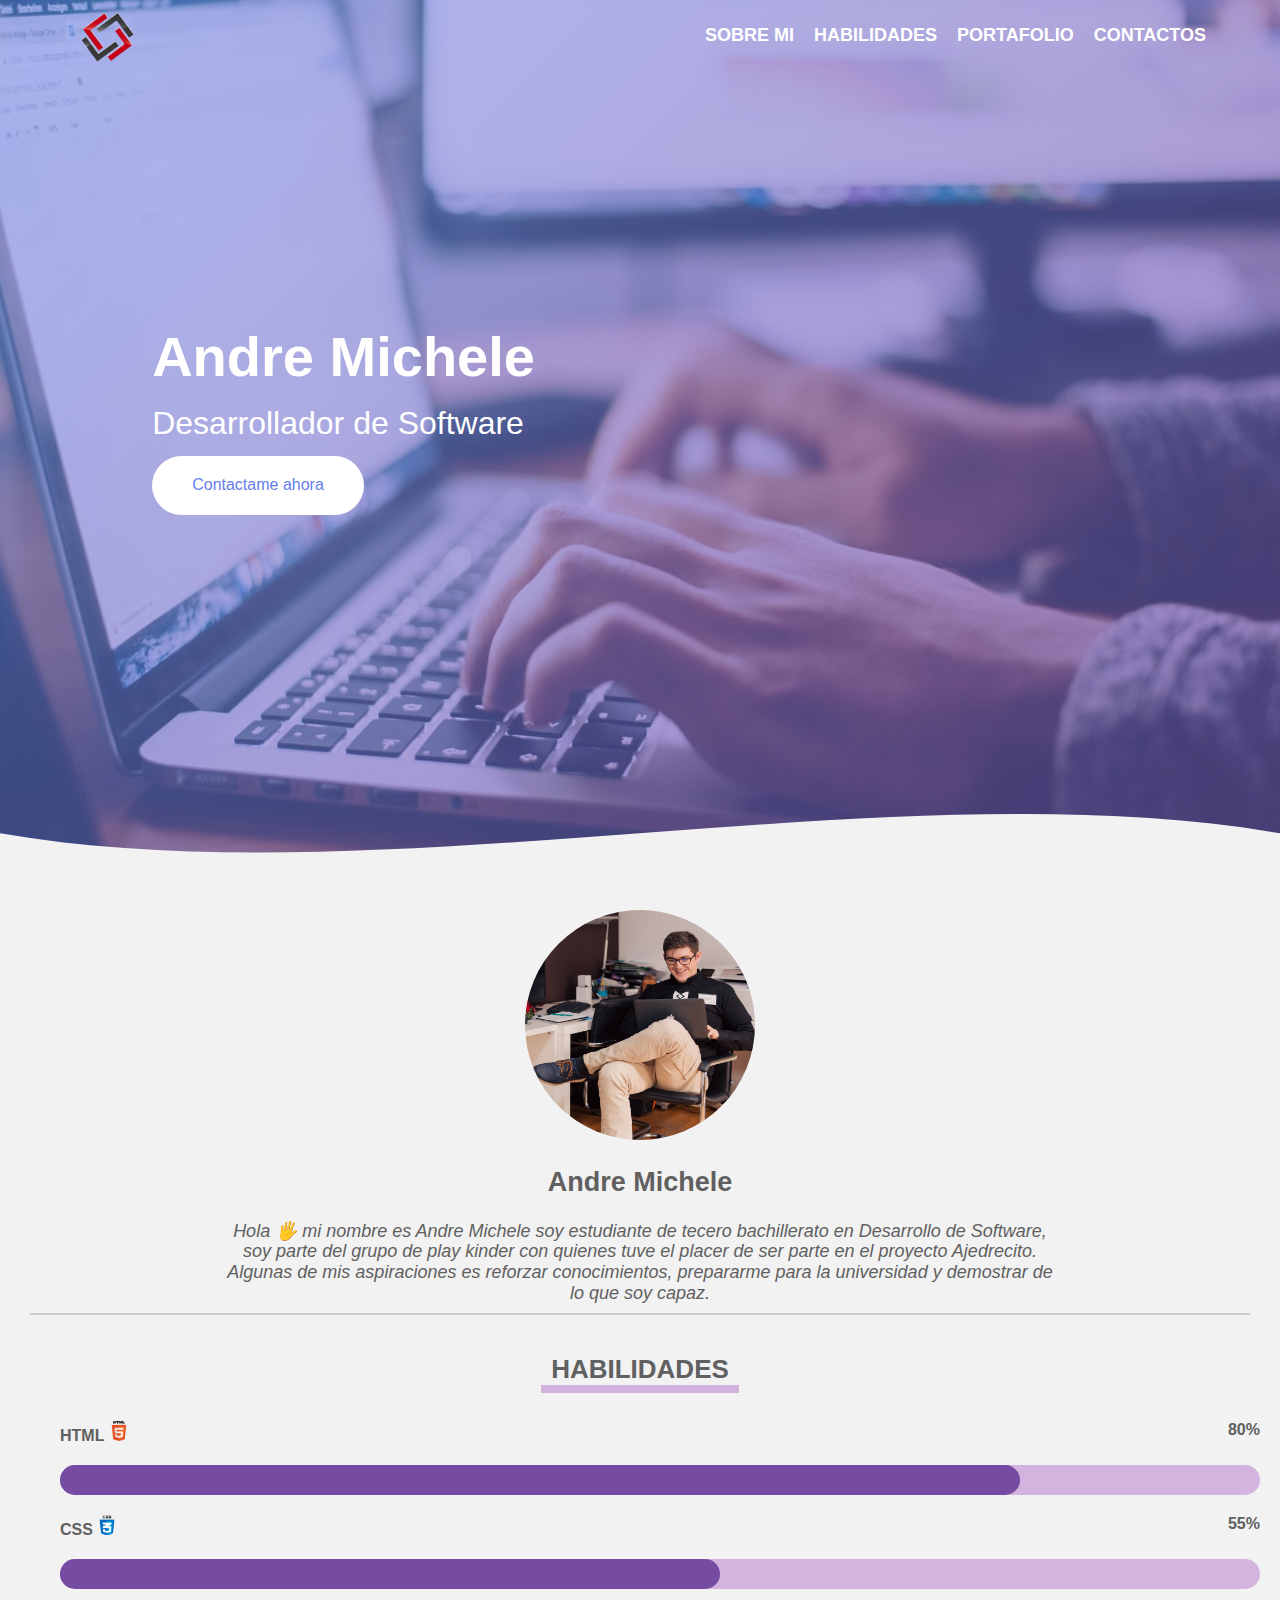
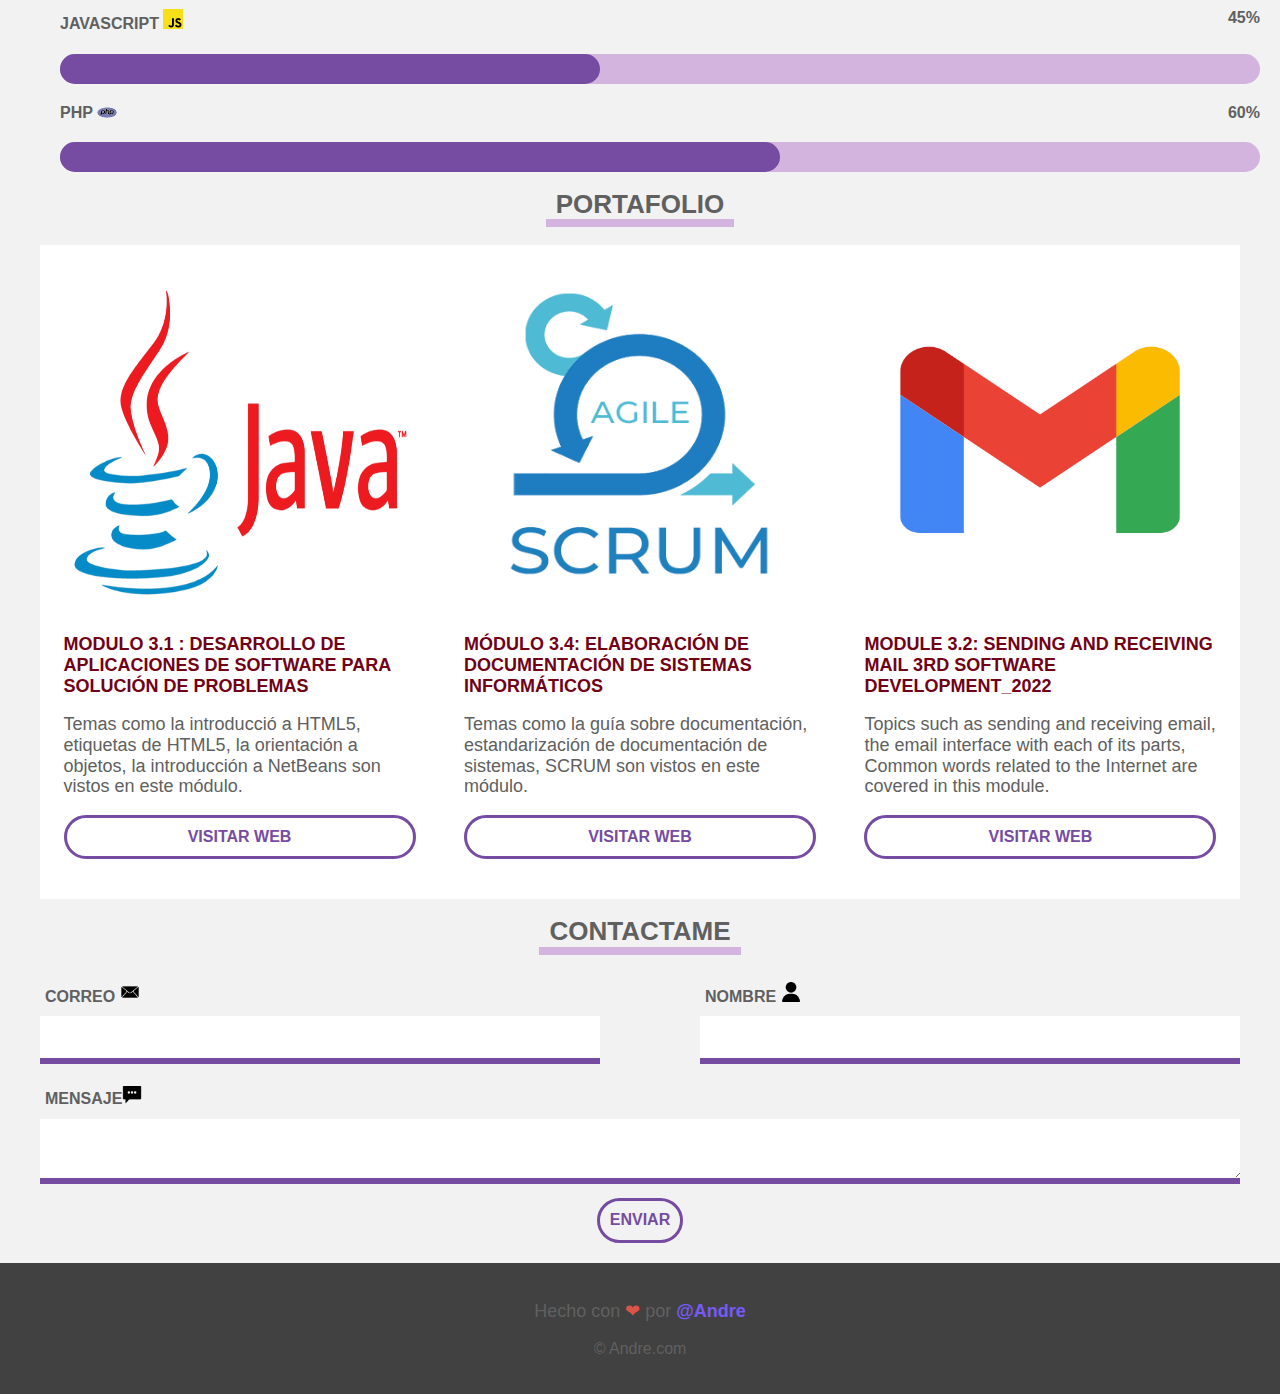
<file: index.html>
<!Doctype html>
<html lang="es">

    <head>
        <meta charset="UTF-8">
        <title> Mi portafolio</title>
       <!--  <link rel="stylesheet" href="css/reset.css"> -->
       <link rel="stylesheet" href="css/normalize.css"> 
        <link rel="stylesheet" href="css/estilos.css"> 
        <link rel="icon" type="imagen/img" href="img/logotitle.png">
        
    </head>
    <body>
        <header class="header">
            <div class="header-wrapper">
                    <div class="header-logo">
                        <img src="img/logo.png" alt="logo-portafolio" height="60">
                       </div>
                    <nav class="header-menu">
                        <ul class="header-menu-wrapper">
                            <li class="header-menu-item">
                                <a href="#aboutme" class="header-menu-link">Sobre Mi</a>
                            </li>
                            <li class="header-menu-item">
                                <a href="#skills" class="header-menu-link">Habilidades</a>
                            </li>
                            <li class="header-menu-item">
                                <a href="#works" class="header-menu-link">Portafolio</a>
                            </li>
                            <li class="header-menu-item">
                                <a href="#contact" class="header-menu-link">Contactos</a>
                            </li>
                        </ul>
                    </nav>

                    <section class="hero_container">
                        <div class="hero_text">
                            <h1 class="hero_title">Andre Michele 
                            </h1>
                            <h2 class="hero_subtitle">Desarrollador de Software</h2>
                            <a href="#" class="hero_cta">Contactame ahora</a>

                        </div>

                        </section>
                    </div>
        </section>
                </div>
                <div class="header_ware" overflow: hidden; ><svg viewBox="0 0 500 150" preserveAspectRatio="none" style="height: 100%; width: 100%;"><path d="M0.00,49.98 C149.99,150.00 349.20,-49.98 500.00,49.98 L500.00,150.00 L0.00,150.00 Z" style="stroke: none; fill: #f2f2f2;"></path></svg></div>
        </header>


        <!-- Este es la seccion de la portada
            El fondo de la portada es agregado en CSS
        -->
        <section id="aboutme" class="aboutme">
        <div class="cover-description">
                <div class="cover-photo-container">
                    <img src="img/csaba-balazs-q9URsedw330-unsplash.jpg" height="230" width="230" alt="" class="cover-photo">
                    <h2 class="subt">Andre Michele</h2>
                    <p class="sub_texts">Hola 🖐 mi nombre es Andre Michele soy estudiante de tecero bachillerato en Desarrollo de Software, soy parte del grupo de play kinder con quienes tuve el placer de ser parte en el proyecto Ajedrecito. Algunas de mis aspiraciones es reforzar conocimientos, prepararme para la universidad y demostrar de lo que soy capaz.</p>
 
                </div>
    </section>
        <!-- Esta es la seccion de mis habilidades-->
        <secition id="skills" class="skills">
            <header>
                <h1 class="title-underline">
                    <span>Habilidades</span>
                </h1>
            </header>
            <ul class="skills-wrapper">
                <li class="skills-item">
                    <div class="skills-text">
                        <span class="skills-name">
                            HTML <img src="img/1.png" alt="" width="20px">
                        </span>
                        <span class="skills-score">
                            80%
                        </span>
                    </div>
                    <div class="skills-bar">
                        <div class="skills-bar-fulling" style="width: 80%;"></div>
                    </div>
                </li>

                <li class="skills-item">
                    <div class="skills-text">
                        <span class="skills-name">
                            CSS <img src="img/2.png" alt="" width="20px">
                        </span>
                        <span class="skills-score" >
                            55%
                        </span>
                    </div>
                    <div class="skills-bar">
                        <div class="skills-bar-fulling" style="width: 55%;"></div>
                    </div>
                </li>

                <li class="skills-item">
                    <div class="skills-text">
                        <span class="skills-name">
                            JavaScript <img src="img/3.png" alt="" width="20px">
                        </span>
                        <span class="skills-score" >
                            45%
                        </span>
                    </div>
                    <div class="skills-bar">
                        <div class="skills-bar-fulling" style="width: 45%;"></div>
                    </div>
                </li>

                <li class="skills-item">
                    <div class="skills-text">
                        <span class="skills-name">
                            php <img src="img/4.svg" alt="" width="20px">
                        </span>
                        <span class="skills-score" >
                            60%
                        </span>
                    </div>
                    <div class="skills-bar">
                        <div class="skills-bar-fulling" style="width: 60%;"></div>
                    </div>
                </li>
            </ul>
        </secition>

        <!--Esta es la seccion para mis trabajos-->
        <section id="works" class="works">
            <header>
                <h1 class="title-underline">
                    <span>Portafolio</span>
                </h1>
            </header>
            <div class="works-wrapper">
                <article class="works-item">
                    <div class="works-item-img-container">
                        <img src="img/Javalogo.png"  height="330px" width="230px" alt="Trabajo 1" class="item-img">
                    </div>
                    <div class="works-item-description">
                        <header>
                            <h2 class="work-item-title">
                                Modulo 3.1 : Desarrollo de aplicaciones de Software para solución de problemas
                            </h2>
                        </header>
                        <p class="work-item-client">Temas como la introducció a HTML5, etiquetas de HTML5, la orientación a objetos, la introducción a NetBeans son vistos en este módulo.</p>
                        <div class="text-center">
                            <a href="modulo1.html" class="btn-blue" target="_blank">Visitar web</a>
                        </div>
                    </div>
                </article>

                <article class="works-item">
                    <div class="works-item-img-container">
                        <img src="img/scrum.png" alt="Trabajo 1" class="item-img" height="350px">
                    </div>
                    <div class="works-item-description">
                        <header>
                            <h2 class="work-item-title">
                                MÓDULO 3.4: Elaboración de documentación de Sistemas informáticos
                            </h2>
                        </header>
                        <p class="work-item-client">Temas como la guía sobre documentación, estandarización de documentación de sistemas, SCRUM son vistos en este módulo.  </p>
                        <div class="text-center">
                            <a href="modulo2.html" class="btn-blue" target="_blank">Visitar web</a>
                        </div>
                    </div>
                </article>

                <article class="works-item">
                    <div class="works-item-img-container">
                        <img src="img/email.png" alt="Trabajo 1" class="item-img" height="330px" width="100px">
                    </div>
                    <div class="works-item-description">
                        <header>
                            <h2 class="work-item-title">
                                Module 3.2: Sending and receiving mail 3rd Software Development_2022
                            </h2>
                        </header>
                        <p class="work-item-client">Topics such as sending and receiving email, the email interface with each of its parts, Common words related to the Internet are covered in this module. </p>
                        <div class="text-center">
                            <a href="modulo3.html" class="btn-blue" target="_blank">Visitar web</a>
                        </div>
                    </div>
                </article>
            </div>
        </section>

        <!--Esta es la seccion de contacto-->
        <section id="contact" class="contact">
            <header>
                <h1 class="title-underline">
                    <span>Contactame</span>
                </h1>
            </header>
            <form action="/messages.php" method="post" class="contact-form">
                <div class="contact-row">
                    <div class="contact-column left">
                        <div>
                            <label for="useremail">Correo <img src="img/correo.png" alt="" width="20px"></label>
                        </div>

                        <div>
                            <input required id="useremail" type="email" name="useremail" class="contact-input-text"/>
                        </div>
                    </div>  

                    <div class="contact-column right">
                        <div>
                            <label for="username">Nombre <img src="img/usuario.png" alt="" width="20px"></label>
                        </div>

                        <div>
                            <input required id="username" type="text" name="username" class="contact-input-text"/>
                        </div>
                    </div>  
                </div>

                <div class="contact-row">
                    <div class="contact-column --width100">
                        <div>
                            <label for="usermessage">Mensaje<img src="img/burbujas-de-chat.png" alt="" width="20px"></label>
                        </div>
                        <textarea id="usermessage" rows="3" required>  </textarea>
                    </div>
                </div>
                <div class="text-center">
                    <input type="submit" class="btn-blue"value="Enviar"/>
                </div>
            </form>
        </section>

        <!--Seccion del footer-->
        <footer class="footer">
            <div class="footer-wrapper">
                <p class="footer-text">
                    Hecho con <span class="icon">&#x2764;</span> por <a href="https://mobile.twitter.com/shakira" class="link" target="_blank">@Andre</a>
                </p>
                <p>
                    © Andre.com
                </p>
            </div>
        </footer>
    </body>

</html>
</file>
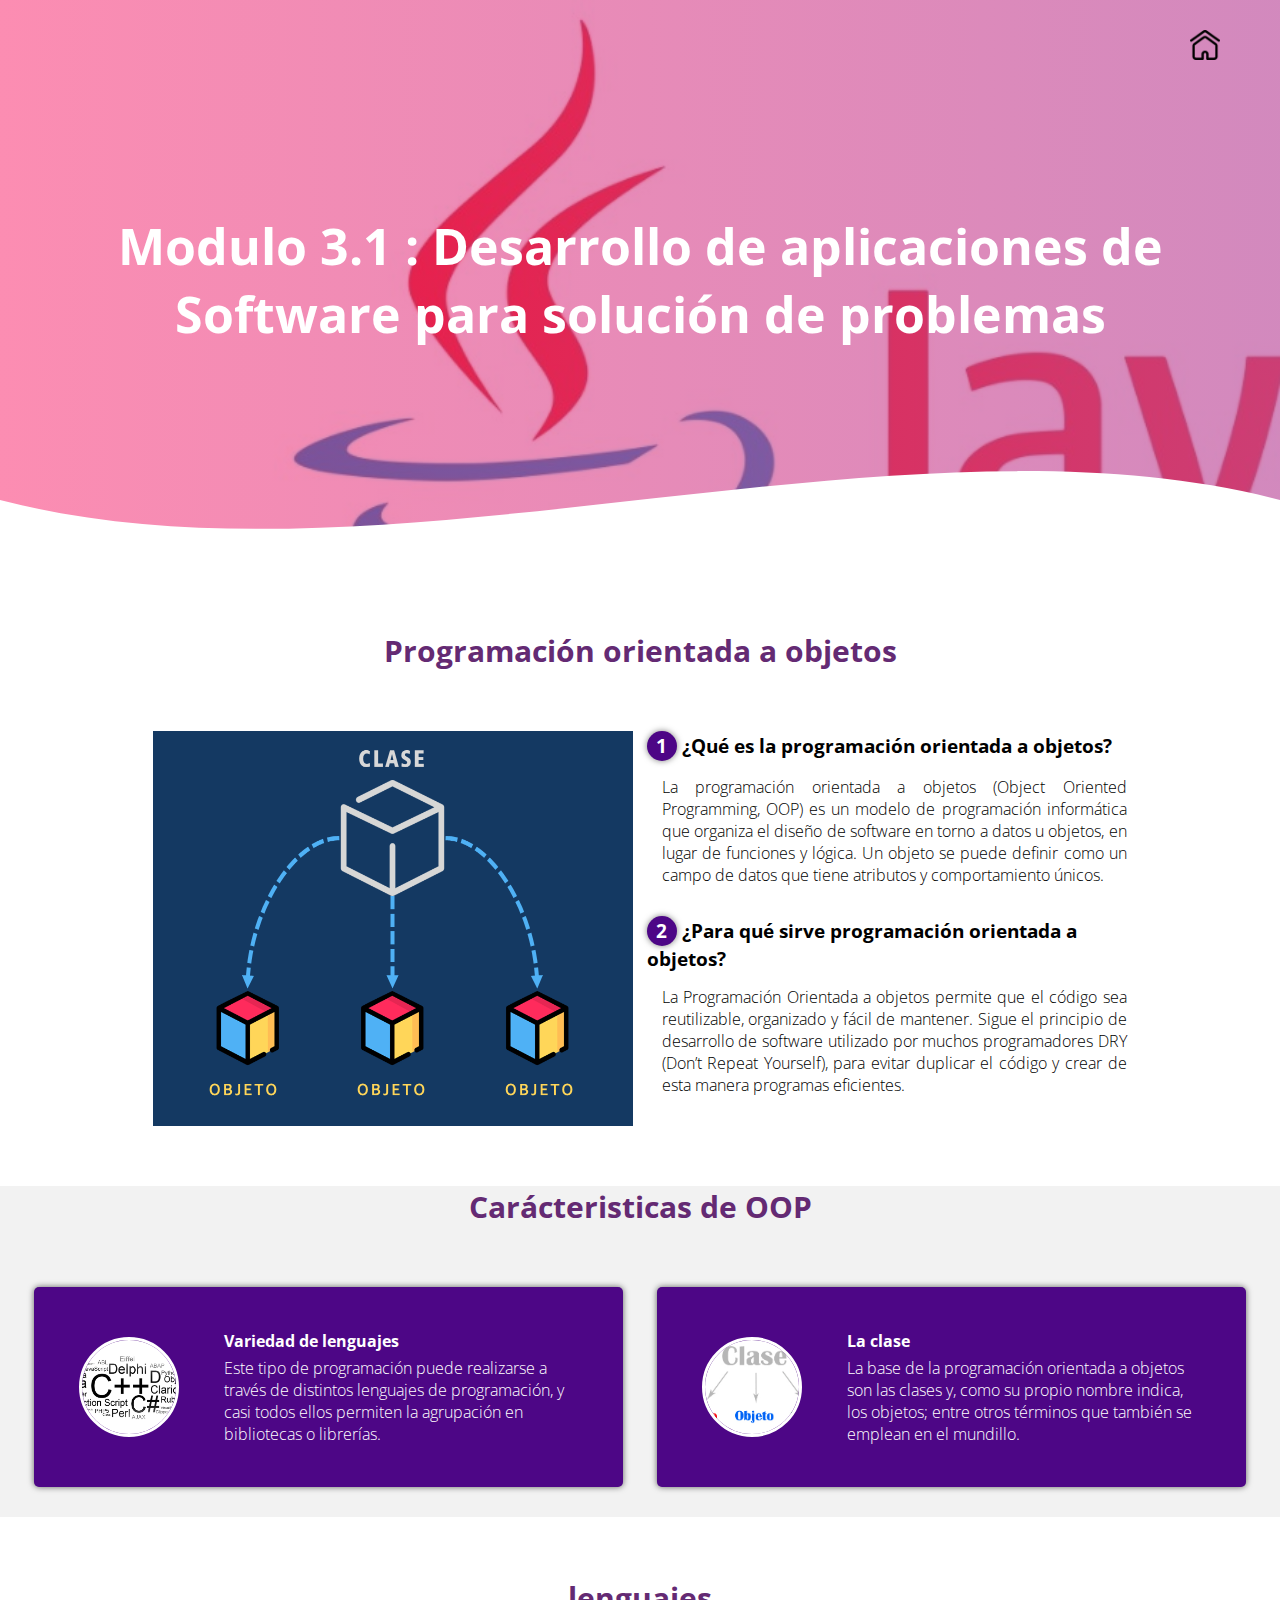
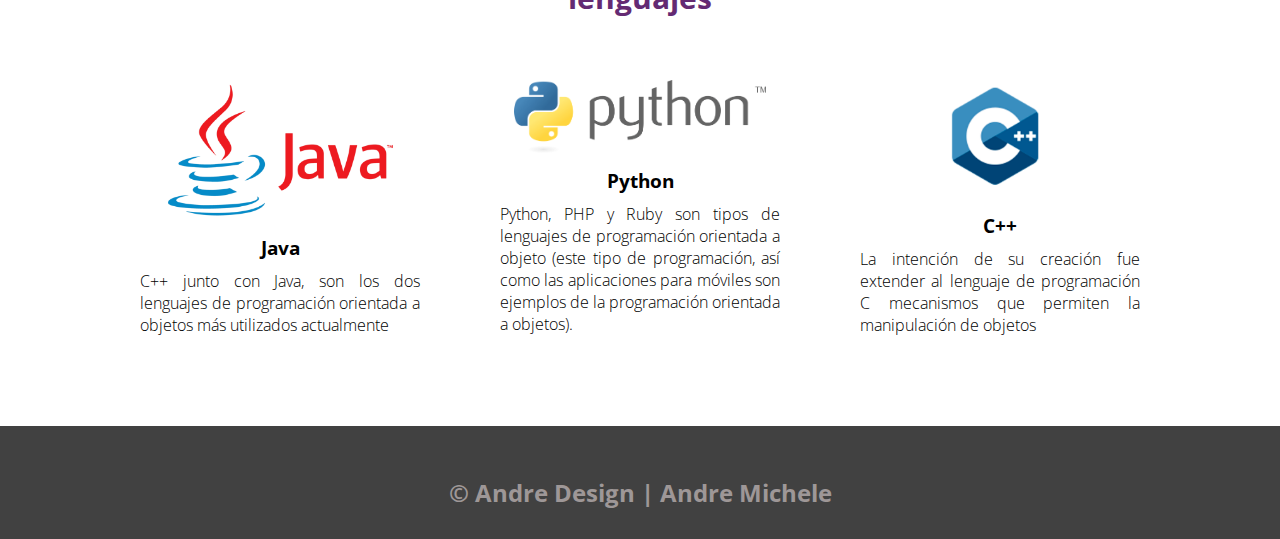
<file: modulo1.html>
<!DOCTYPE html>
<html lang="es">

<head>
    <meta charset="UTF-8">
    <meta name="viewport" content="width=device-width, initial-scale=1.0">
    <meta http-equiv="X-UA-Compatible" content="ie=edge">
    <title>Módulo 3.1</title>
    <link rel="shortcut icon" href="img/alexcgdesign.png" type="image/x-icon">
    <link rel="stylesheet" href="css/estilos2.css">
    <link href="https://fonts.googleapis.com/css?family=Open+Sans:300,400,700,800&display=swap" rel="stylesheet"> 
    <link rel="icon" type="imagen/img" href="img/logotitle.png">
</head>

<body>
    <header>
        <nav>
            <a href="index.html"><img src="img/pagina-de-inicio.png"  width="30px" alt="Inicio"></a>
        </nav>
        <section class="textos-header">
            <h1>Modulo 3.1 : Desarrollo de aplicaciones de Software para solución de problemas</h1> 
        </section>
        <div class="wave" style="height: 150px; overflow: hidden;"><svg viewBox="0 0 500 150" preserveAspectRatio="none"
                style="height: 100%; width: 100%;">
                <path d="M0.00,49.98 C150.00,150.00 349.20,-50.00 500.00,49.98 L500.00,150.00 L0.00,150.00 Z"
                    style="stroke: none; fill: #fff;"></path>
            </svg></div>
    </header>
    <main>
        <section class="contenedor sobre-nosotros">
            <h2 class="titulo">Programación orientada a objetos</h2>
            <div class="contenedor-sobre-nosotros">
                <img src="img/89120b62-a53c-491d-a359-839b2f39971b.png  " alt="" class="imagen-about-us">
                <div class="contenido-textos">
                    <h3><span>1</span>¿Qué es la programación orientada a objetos?</h3>
                    <p>La programación orientada a objetos (Object Oriented Programming,
                        OOP) es un modelo de programación informática que organiza el
                        diseño de software en torno a datos u objetos, en lugar de funciones y
                        lógica. Un objeto se puede definir como un campo de datos que tiene
                        atributos y comportamiento únicos.</p>
                    <h3><span>2</span>¿Para qué sirve programación orientada a objetos?</h3>
                    <p>La Programación Orientada a objetos permite que el código sea
                        reutilizable, organizado y fácil de mantener. Sigue el principio de
                        desarrollo de software utilizado por muchos programadores DRY
                        (Don’t Repeat Yourself), para evitar duplicar el código y crear de esta
                        manera programas eficientes.</p>
                </div>
            </div>
        </section>

        <section class="clientescontenedor">
            <h2 class="titulo">Carácteristicas de OOP</h2>
            <div class="cards">
                <div class="card">
                    <img src="img/los lenguajes.png" alt="">
                    <div class="contenido-texto-card">
                        <h4>Variedad de lenguajes</h4>
                        <p>Este tipo de programación puede realizarse a través de distintos lenguajes de programación, y casi todos ellos permiten la agrupación en bibliotecas o librerías.</p>
                    </div>
                </div>
                <div class="card">
                    <img src="img/33-1.jpg" alt="">
                    <div class="contenido-texto-card">
                        <h4>La clase</h4>
                        <p>La base de la programación orientada a objetos son las clases y, como su propio nombre indica, los objetos; entre otros términos que también se emplean en el mundillo.</p>
                    </div>
                </div>
            </div>
        </section>
        <section class="about-services">
            <div class="contenedor">
                <h2 class="titulo">lenguajes</h2>
                <div class="servicio-cont">
                    <div class="servicio-ind">
                        <img src="img/Javalogo.png" alt="">
                        <h3>Java</h3>
                        <p>C++ junto con Java, son los dos lenguajes de programación orientada a objetos más utilizados actualmente</p>
                    </div>
                    <div class="servicio-ind">
                        <img src="img/Python-logo.png" alt="">
                        <h3>Python</h3>
                        <p>Python, PHP y Ruby son tipos de lenguajes de programación orientada a objeto (este tipo de programación, así como las aplicaciones para móviles son ejemplos de la programación orientada a objetos).</p>
                    </div>
                    <div class="servicio-ind">
                        <img src="img/c-logo-png.png" alt="">
                        <h3>C++</h3>
                        <p> La intención de su creación fue extender al lenguaje de programación C mecanismos que permiten la manipulación de objetos</p>
                    </div>
                </div>
            </div>
        </section>
    </main>
    <footer>

        <h2 class="titulo-final">&copy; Andre Design | Andre Michele</h2>
    </footer>
</body>

</html>
</file>
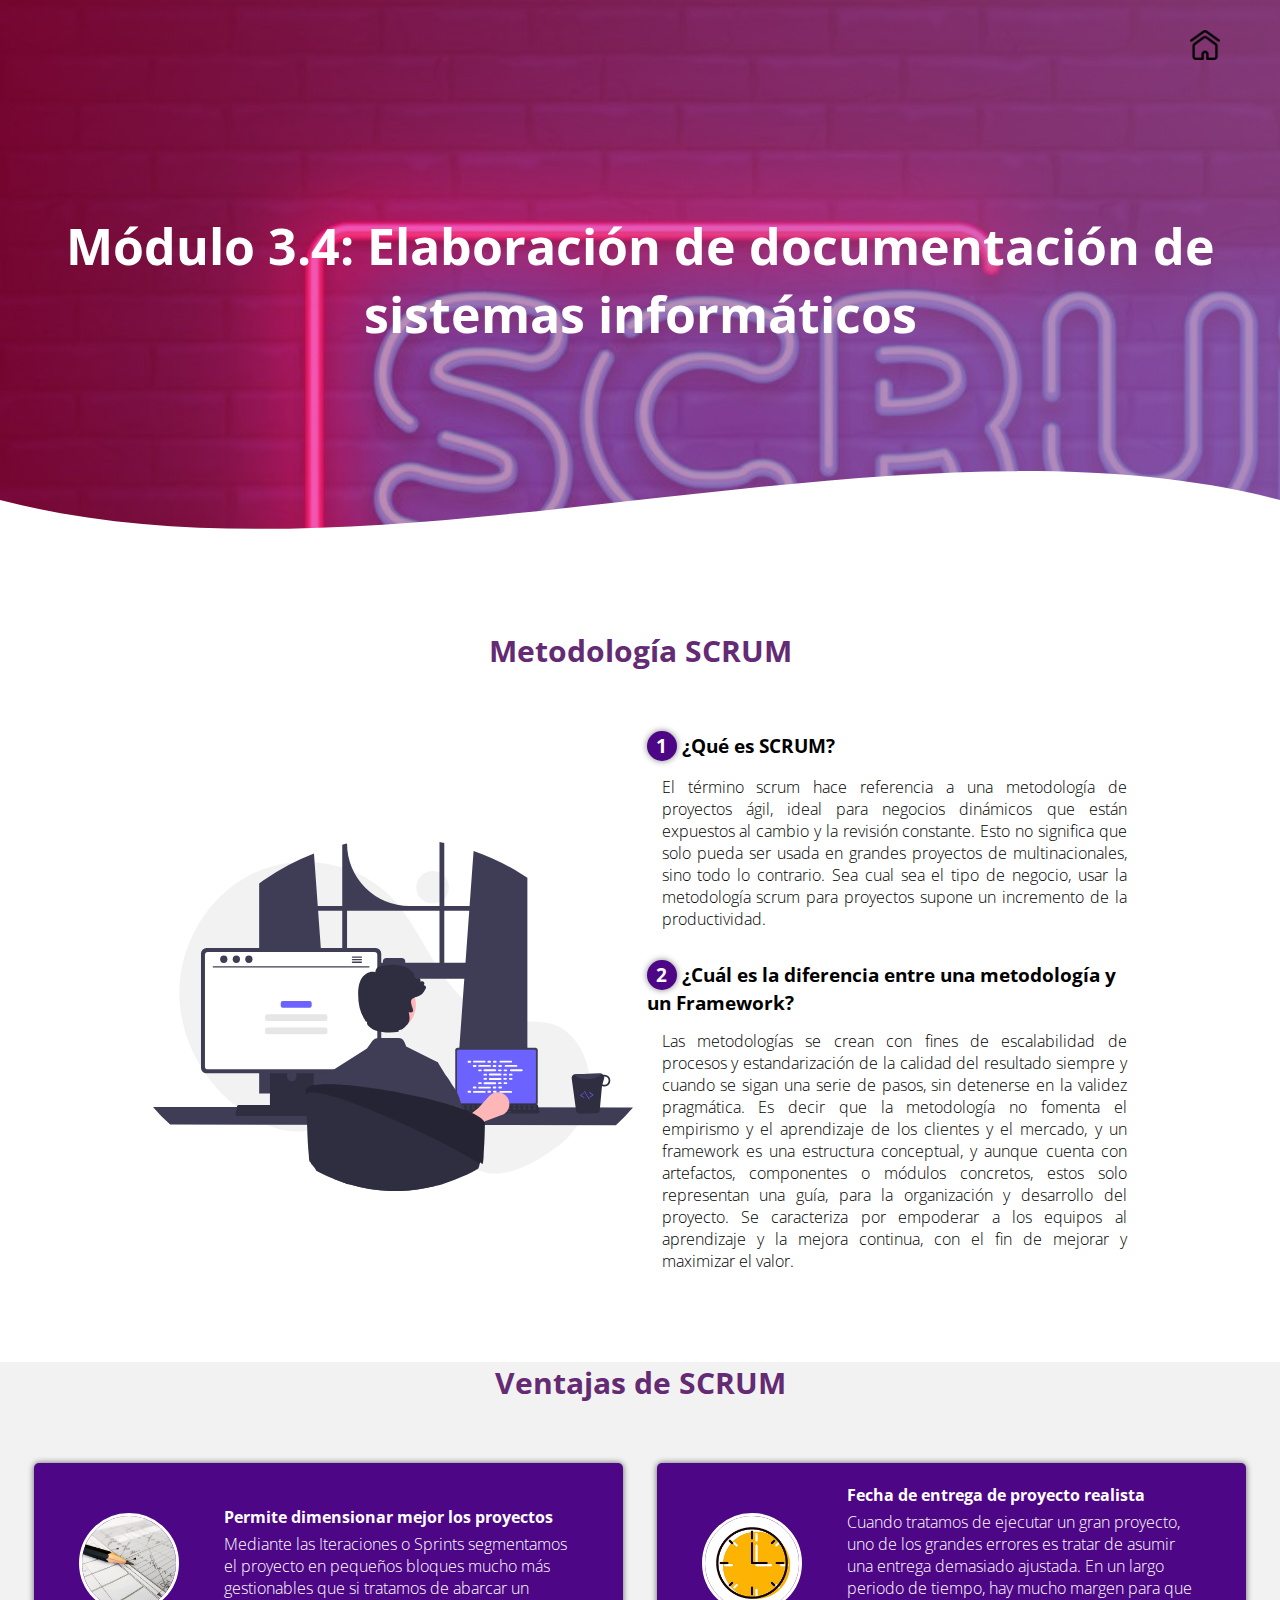
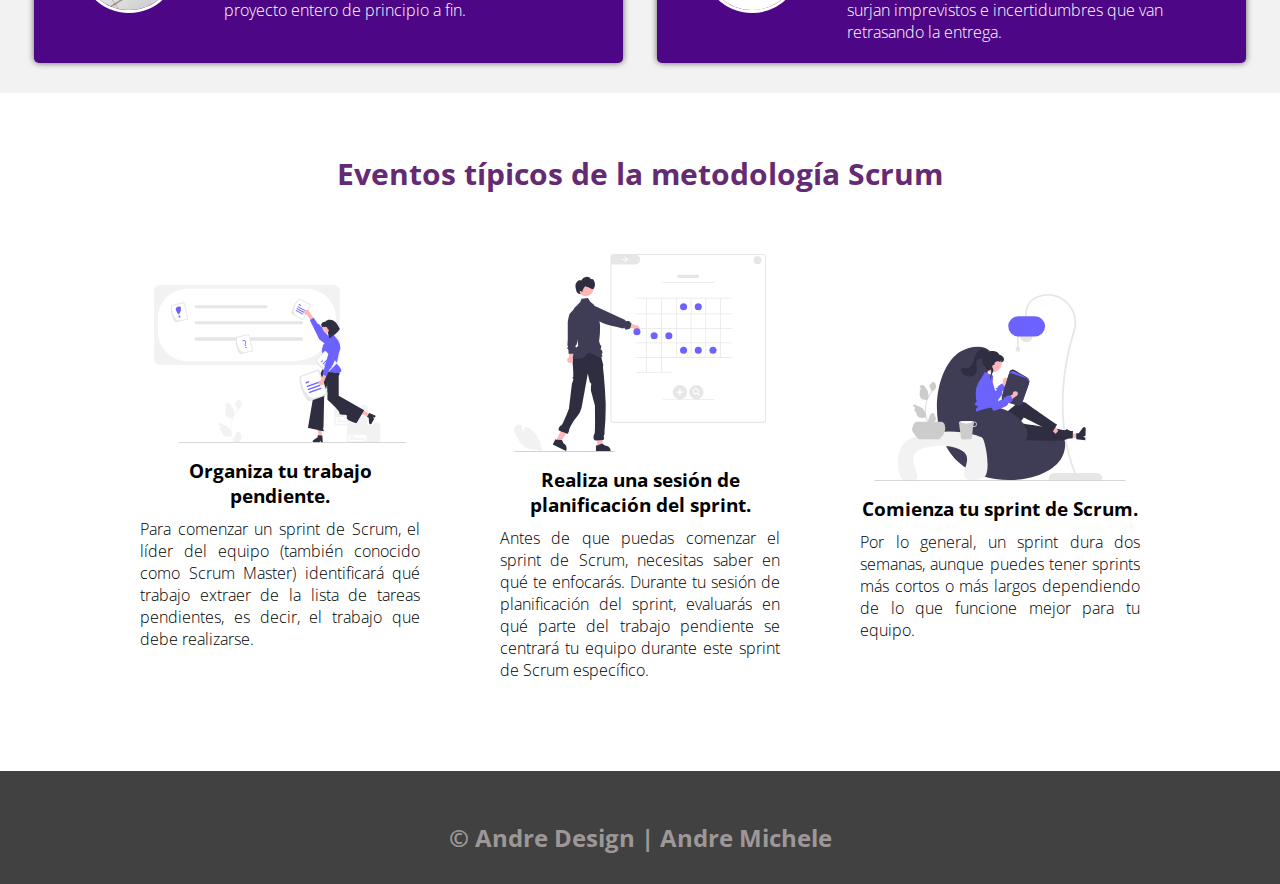
<file: modulo2.html>
<!DOCTYPE html>
<html lang="es">

<head>
    <meta charset="UTF-8">
    <meta name="viewport" content="width=device-width, initial-scale=1.0">
    <meta http-equiv="X-UA-Compatible" content="ie=edge">
    <title>Módulo 3.4</title>
    <link rel="shortcut icon" href="img/alexcgdesign.png" type="image/x-icon">
    <link rel="stylesheet" href="css/estilos3.css">
    <link href="https://fonts.googleapis.com/css?family=Open+Sans:300,400,700,800&display=swap" rel="stylesheet">
    <link rel="icon" type="imagen/img" href="img/logotitle.png">
</head>

<body>
    <header>
        <nav>
            <a href="index.html"><img src="img/pagina-de-inicio.png"  width="30px" alt="Inicio"></a>
        </nav>
        <section class="textos-header">
            <h1>Módulo 3.4: Elaboración de documentación de sistemas informáticos</h1> 
        </section>
        <div class="wave" style="height: 150px; overflow: hidden;"><svg viewBox="0 0 500 150" preserveAspectRatio="none"
                style="height: 100%; width: 100%;">
                <path d="M0.00,49.98 C150.00,150.00 349.20,-50.00 500.00,49.98 L500.00,150.00 L0.00,150.00 Z"
                    style="stroke: none; fill: #fff;"></path>
            </svg></div>
    </header>
    <main>
        <section class="contenedor sobre-nosotros">
            <h2 class="titulo">Metodología SCRUM</h2>
            <div class="contenedor-sobre-nosotros">
                <img src="img/undraw_programming_re_kg9v.svg" alt="" class="imagen-about-us">
                <div class="contenido-textos">
                    <h3><span>1</span>¿Qué es SCRUM?</h3>
                    <p>El término scrum hace referencia a una metodología de proyectos ágil, ideal para negocios dinámicos que están expuestos al cambio y la revisión constante. Esto no significa que solo pueda ser usada en grandes proyectos de multinacionales, sino todo lo contrario. Sea cual sea el tipo de negocio, usar la metodología scrum para proyectos supone un incremento de la productividad.</p>
                    <h3><span>2</span>¿Cuál es la diferencia entre una metodología y un Framework?</h3>
                    <p>Las metodologías se crean con fines de escalabilidad de procesos y estandarización de la calidad del resultado siempre y cuando se sigan una serie de pasos, sin detenerse en la validez pragmática. Es decir que la metodología no fomenta el empirismo y el aprendizaje de los clientes y el mercado, y un framework es una estructura conceptual, y aunque cuenta con artefactos, componentes o módulos concretos, estos solo representan una guía, para la organización y desarrollo del proyecto. Se caracteriza por empoderar a los equipos al aprendizaje y la mejora continua, con el fin de mejorar y maximizar el valor.</p>
                </div>
            </div>
        </section>

        <section class="clientescontenedor">
            <h2 class="titulo">Ventajas de SCRUM</h2>
            <div class="cards">
                <div class="card">
                    <img src="img/imagenmodulo2.jpg" alt="">
                    <div class="contenido-texto-card">
                        <h4>Permite dimensionar mejor los proyectos</h4>
                        <p>Mediante las Iteraciones o Sprints segmentamos el proyecto en pequeños bloques mucho más gestionables que si tratamos de abarcar un proyecto entero de principio a fin.</p>
                    </div>
                </div>
                <div class="card">
                    <img src="img/imagen2modulo2.jpg" alt="">
                    <div class="contenido-texto-card">
                        <h4>Fecha de entrega de proyecto realista</h4>
                        <p>Cuando tratamos de ejecutar un gran proyecto, uno de los grandes errores es tratar de asumir una entrega demasiado ajustada. En un largo periodo de tiempo, hay mucho margen para que surjan imprevistos e incertidumbres que van retrasando la entrega.</p>
                    </div>
                </div>
            </div>
        </section>
        <section class="about-services">
            <div class="contenedor">
                <h2 class="titulo">Eventos típicos de la metodología Scrum</h2>
                <div class="servicio-cont">
                    <div class="servicio-ind">
                        <img src="img/undraw_researching_re_fuod.svg" alt="">
                        <h3>Organiza tu trabajo pendiente. </h3>
                        <p>Para comenzar un sprint de Scrum, el líder del equipo (también conocido como Scrum Master) identificará qué trabajo extraer de la lista de tareas pendientes, es decir, el trabajo que debe realizarse.</p>
                    </div>
                    <div class="servicio-ind">
                        <img src="img/undraw_date_picker_re_r0p8.svg" alt="">
                        <h3>Realiza una sesión de planificación del sprint.</h3>
                        <p>Antes de que puedas comenzar el sprint de Scrum, necesitas saber en qué te enfocarás. Durante tu sesión de planificación del sprint, evaluarás en qué parte del trabajo pendiente se centrará tu equipo durante este sprint de Scrum específico.</p> 
                    </div>
                    <div class="servicio-ind">
                        <img src="img/undraw_reading_time_re_phf7.svg" alt="">
                        <h3>Comienza tu sprint de Scrum.</h3>
                        <p>Por lo general, un sprint dura dos semanas, aunque puedes tener sprints más cortos o más largos dependiendo de lo que funcione mejor para tu equipo.</p>
                    </div>
                </div>
            </div>
        </section>
    </main>
    <footer>

        <h2 class="titulo-final">&copy; Andre Design | Andre Michele</h2>
    </footer>
</body>

</html>
</file>
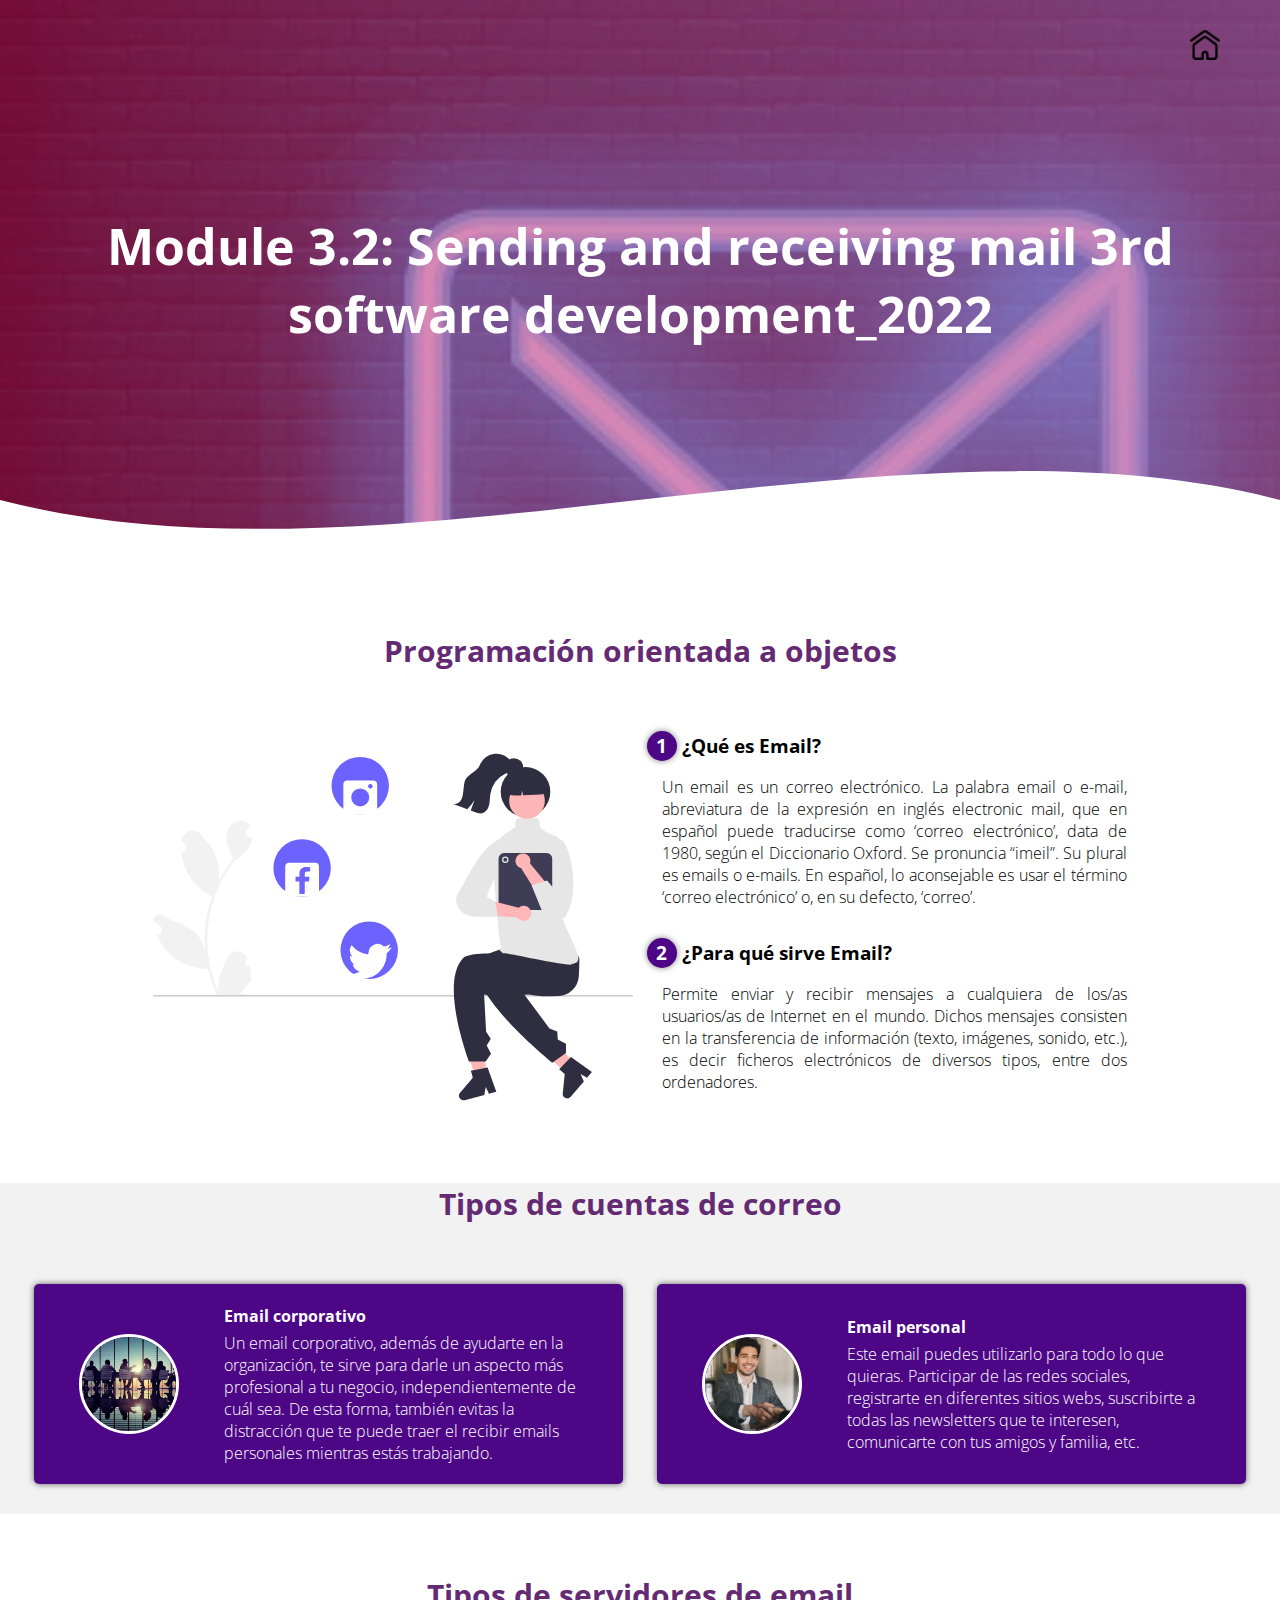
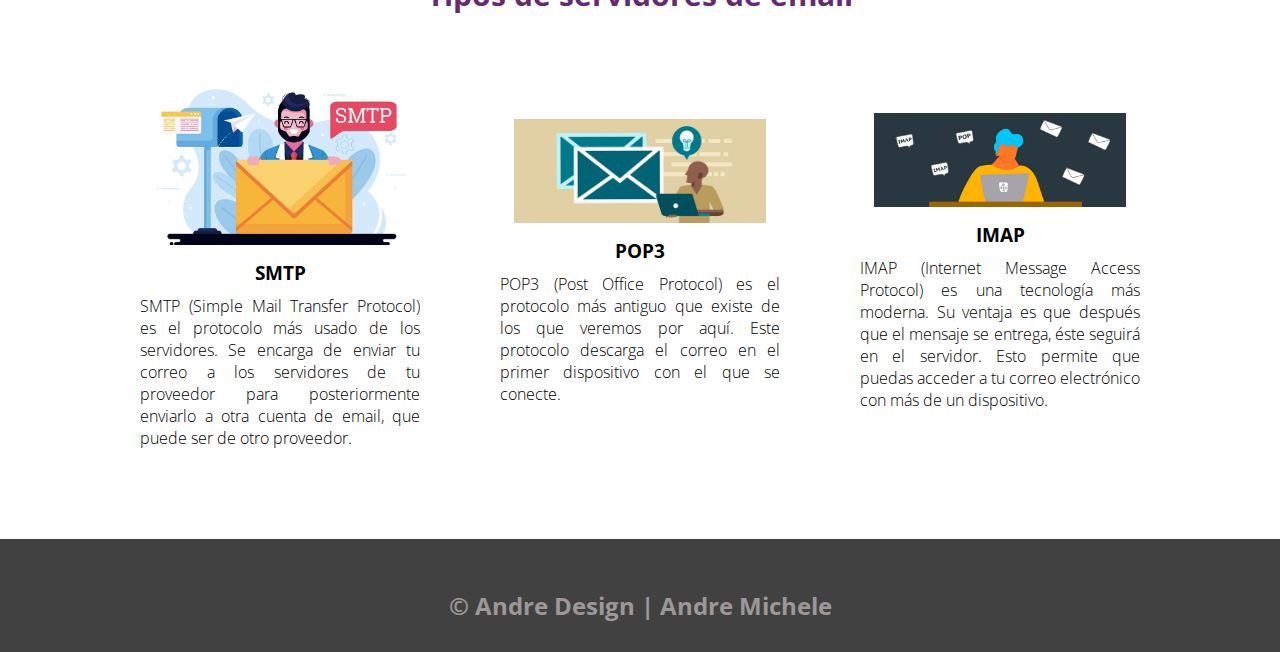
<file: modulo3.html>
<!DOCTYPE html>
<html lang="es">

<head>
    <meta charset="UTF-8">
    <meta name="viewport" content="width=device-width, initial-scale=1.0">
    <meta http-equiv="X-UA-Compatible" content="ie=edge">
    <title>Módulo 3.2</title>
    <link rel="shortcut icon" href="img/alexcgdesign.png" type="image/x-icon">
    <link rel="stylesheet" href="css/estilos4.css">
    <link href="https://fonts.googleapis.com/css?family=Open+Sans:300,400,700,800&display=swap" rel="stylesheet">
    <link rel="icon" type="imagen/img" href="img/logotitle.png">
</head>

<body>
    <header>
        <nav>
            <a href="index.html"><img src="img/pagina-de-inicio.png"  width="30px" alt="Inicio"></a>
        </nav>
        <section class="textos-header">
            <h1>Module 3.2: Sending and receiving mail 3rd software development_2022</h1> 
        </section>
        <div class="wave" style="height: 150px; overflow: hidden;"><svg viewBox="0 0 500 150" preserveAspectRatio="none"
                style="height: 100%; width: 100%;">
                <path d="M0.00,49.98 C150.00,150.00 349.20,-50.00 500.00,49.98 L500.00,150.00 L0.00,150.00 Z"
                    style="stroke: none; fill: #fff;"></path>
            </svg></div>
    </header>
    <main>
        <section class="contenedor sobre-nosotros">
            <h2 class="titulo">Programación orientada a objetos</h2>
            <div class="contenedor-sobre-nosotros">
                <img src="img/undraw_social_girl_re_kdrx.svg" alt="" class="imagen-about-us">
                <div class="contenido-textos">
                    <h3><span>1</span>¿Qué es Email?</h3>
                    <p>Un email es un correo electrónico. La palabra email o e-mail, abreviatura de la expresión en inglés electronic mail, que en español puede traducirse como ‘correo electrónico’, data de 1980, según el Diccionario Oxford. Se pronuncia “imeil”. Su plural es emails o e-mails. En español, lo aconsejable es usar el término ‘correo electrónico’ o, en su defecto, ‘correo’.</p>
                    <h3><span>2</span>¿Para qué sirve Email?</h3>
                    <p>Permite enviar y recibir mensajes a cualquiera de los/as usuarios/as de Internet en el mundo. Dichos mensajes consisten en la transferencia de información (texto, imágenes, sonido, etc.), es decir ficheros electrónicos de diversos tipos, entre dos ordenadores.</p>
                </div>
            </div>
        </section>

        <section class="clientescontenedor">
            <h2 class="titulo">Tipos de cuentas de correo</h2>
            <div class="cards">
                <div class="card">
                    <img src="img/gobernanza-corporativa-main-photo.jpeg" alt="">
                    <div class="contenido-texto-card">
                        <h4>Email corporativo</h4>
                        <p>Un email corporativo, además de ayudarte en la organización, te sirve para darle un aspecto más profesional a tu negocio, independientemente de cuál sea. De esta forma, también evitas la distracción que te puede traer el recibir emails personales mientras estás trabajando.</p>
                    </div>
                </div>
                <div class="card">
                    <img src="img/AdobeStock_208777718-1-2-810x455.jpeg" alt="">
                    <div class="contenido-texto-card">
                        <h4>Email personal</h4>
                        <p>Este email puedes utilizarlo para todo lo que quieras. Participar de las redes sociales, registrarte en diferentes sitios webs, suscribirte a todas las newsletters que te interesen, comunicarte con tus amigos y familia, etc.</p>
                    </div>
                </div>
            </div>
        </section>
        <section class="about-services">
            <div class="contenedor">
                <h2 class="titulo">Tipos de servidores de email</h2>
                <div class="servicio-cont">
                    <div class="servicio-ind">
                        <img src="img/Persona-enviar-recibir-correos-servidor-SMTP.jpg" alt="">
                        <h3>SMTP</h3>
                        <p>SMTP (Simple Mail Transfer Protocol) es el protocolo más usado de los servidores. Se encarga de enviar tu correo a los servidores de tu proveedor para posteriormente enviarlo a otra cuenta de email, que puede ser de otro proveedor.</p>
                    </div>
                    <div class="servicio-ind">
                        <img src="img/correo-smtp-pop.png" alt="">
                        <h3>POP3</h3>
                        <p>POP3 (Post Office Protocol) es el protocolo más antiguo que existe de los que veremos por aquí. Este protocolo descarga el correo en el primer dispositivo con el que se conecte.</p>
                    </div>
                    <div class="servicio-ind">
                        <img src="img/imap-pop.jpg" alt="">
                        <h3>IMAP</h3>
                        <p>IMAP (Internet Message Access Protocol) es una tecnología más moderna. Su ventaja es que después que el mensaje se entrega, éste seguirá en el servidor. Esto permite que puedas acceder a tu correo electrónico con más de un dispositivo.</p>
                    </div>
                </div>
            </div>
        </section>
    </main>
    <footer>

        <h2 class="titulo-final">&copy; Andre Design | Andre Michele</h2>
    </footer>
</body>

</html>
</file>
<file: css/estilos.css>
body{
    font-family: sans-serif;
    color: #606060; 
    background-color: #f2f2f2;
}

:root{
    --background: linear-gradient(135deg, #667eea7e 0%, #764ba298 100%);
    --color-primary: #667eea;
    --color-secondary: #764ba2;
    --boton-padding: 20px 40px; 

}
.header-wrapper{
    width: 90%;
    margin: 0 auto;
    overflow: hidden;
    padding: 80px 0;
    max-width: 1200px;
}

.header{
    background-color: #f2f2f2;
    height: 100vh;
    background-image: var(--background), url('../img/web1.jpg');
    background-repeat: no-repeat;
    background-size: cover;
    background-attachment: fixed;
    background-position: center;
    position: relative;
}

.hero_container{
    display: flex;
    height: calc(100vh - 70px);
    align-items: center;
    color: #ffffff;
}

.header_ware{
    position: absolute;
    bottom: 0;
    left: 0;
    width: 100%;
    height: 100px;
}

.hero_title{
    font-size: 3.5rem;  
    margin: 0 auto;
}

.hero_subtitle{
    font-size: 2rem;
    font-weight: 300;
    margin: 15px 0;
}
.hero_cta{
    display: inline-block;
    background-color: #fff;
    padding: var(--boton-padding);
    color: var(--color-primary);
    text-decoration: none;
    border-radius: 40px;

}


.hero_texts{
    width: 80%;
    margin-bottom: 50px;
    color: #ffffff;
}

.header-wrapper{
    max-width: 1200px;
    margin-left: auto;
    margin-right: auto;
    padding-top: 5px;
    padding-bottom: 5px;
    overflow: hidden;
}

.header-logo{
    float: left;
}

.header-menu{
    float:right;
}

.header-menu-wrapper{
    margin: 0;
    padding: 0;
    list-style: none;
    font-size: 0;
}

.header-menu-item{
    display: inline-block; 
    font-size: 18px;
}

.header-menu-link{
    display: inline-block;
    padding-left: 10px;
    padding-right: 10px;
    text-transform: uppercase;
    line-height: 60px;
    color: #ffffff;
    text-decoration: none;
    font-weight: 700;
}

.header-menu-link:hover{
    background-color: rgba(0, 0, 0, 0.3);
}

.cover{
    background-position: center;
    background-size: cover;
}

.cover-wrapper{
    max-width: 1200px;
    margin-left: auto;
    margin-right: 20; 
    padding: 40px;
    text-align: center;
    padding-top: 0;
}

.cover-description{
    margin-bottom: 40px;
    max-width: 1200px;
    margin-left: auto;
    margin-right: auto; 
    padding: 40px;
    text-align: center;
    border-bottom: 2px solid #ccc;
}

.cover-photo{
    border-radius: 50%;
}

.cover-text{
    background-color: #D6D8E6;
    color:#FFFFFF;
    display: inline-block; 
    background: transparent;
    --padding-container: 30px 0 60px;
}

.cover-title{
    font-size: 36px;
    margin:10px; 
    text-transform: uppercase;
}

.cover-sub-title{
    font-size: 18px;
    text-transform: uppercase;
    margin-bottom: 0px;
}
.sub_texts{
    width: 70%;
    margin: 0 auto;
    font-style: italic;
}

.title-underline{
    color: #606060;
    text-align: center; 
    font-size: 26px;
    text-transform: uppercase; 
    text-decoration: underline;
}

.title-underline span{
    display: inline-block; 
    border-bottom: 8px solid #D2B4DE; 
    padding-left: 10px;
    padding-right: 10px;
}

.cover-description{
    background-color: #f2f2f2;
    padding: 10px;
    font-size: 18px;
    max-width: 1200px;
    margin-left: auto;
    margin-right: auto;
    
}

.cover-description span{
    color: #765bf6;
    font-weight: 700;
}

.text-center{
    text-align: center;
}

.btn-blue{
    display: inline-block; 
    color: var(--color-secondary);
    text-transform: uppercase;
    font-weight: 700;
    text-decoration: none;
    border: 3px solid var(--color-secondary);
    padding: 10px;
    background: transparent;
    border-radius: 40px;
}

.btn-blue:hover{
    background-color: #D2B4DE;
    color: #FFFFFF;
}

.skills-wrapper{
    max-width: 1200px;
    margin-left: auto;
    margin-right: auto;
    list-style: none;

}

.skills-text{
    text-transform: uppercase;
    color: #606060;
    font-weight: 700;
    margin: 10px 0;
    padding: 10px 0;
    overflow: hidden;
}

.skills-name{
    float: left;
}

.skills-score{
    float: right
}

.skills-bar{
    width: 100%; 
    height: 30px;
    background: #D2B4DE;
    border-radius: 45px;
}

.skills-bar-fulling{
    background-color: var(--color-secondary);
    height: 30px;
    display: inline-block;
    border-radius: 45px;

}

.works-wrapper{
    max-width: 1200px;
    margin-left: auto;
    margin-right: auto;
    text-align: center;
    background: #fff;
    padding-bottom: 30px;
}

.works-item{
    display: inline-block;
    width: 31%;
    margin-left: 1%;
    margin-right: 1%;
    background: #ffffff;
    margin-top: 10px;
    text-align: left;
}

.item-img{
    width: 100%;
}

.works-item-description{
    padding: 10px;
}

.works-item-description .btn-blue{
    display: block;
}

.work-item-title{
    font-size: 18px;
    text-transform: uppercase;
    color: #710117;
}

.work-item-client{
    font-size: 18px;
}

.work-item-client a{
    text-decoration: none;
    font-weight: 700;
    color: #765bf6;
}

.contact-form{
    max-width: 1200px;
    margin-left:auto;
    margin-right: auto;

}

.contact-row{
    padding-top: 10px;
    padding-bottom: 10px;
    overflow: hidden;
}

.contact-column{
    width: 45%;
}

.contact-column.left{
    float: left;
}

.contact-column.right{
    float:right;
}
.contact-column label{
    color: #606060;
    text-transform: uppercase;
    font-weight: 700;
    font-size: 16px;
    margin-bottom: 10px;
    display: inline-block;
    padding: 0 5px;
}

.contact-column .contact-input-text{
    background: #ffffff;
    border: 0;
    border-bottom: 6px solid var(--color-secondary);
    height: 40px;
    width: 100%;
    font-size: 18px;
    padding-left: 10px;
    padding-right: 10px;
}
.contact-column.--width100{
    width: 100%;
}
.contact-column textarea{
    background: #ffffff;
    border: 0;
    border-bottom: 6px solid var(--color-secondary);
    width: 100%;
}
.footer {
    background: #414141;
    padding: 10px 0 10px 0;
    margin: auto;
    overflow: hidden;
    margin-top: 20px;
}
.footer-wrapper{
    max-width: 1200px;
    margin-left: auto;
    margin-right: auto;
    padding: 10px;
    text-align: center;
}
.footer-text{
    font-size: 18px;
}
.footer-text a{
    color:  #765bf6;
    text-decoration: none;
    font-weight: 700;
}
.footer-text .icon{
    color: #de5347;
}
</file>
<file: css/estilos2.css>
* {
    margin: 0;
    padding: 0;
    box-sizing: border-box;
}

body {
    font-family: 'open sans';
}

.contenedor {
    padding: 60px 0;
    width: 90%;
    max-width: 1000px;
    margin: auto;
    overflow: hidden;
}

.titulo {
    color: #642a73;
    font-size: 30px;
    text-align: center;
    margin-bottom: 60px;
}

/* Header */

header {
    width: 100%;
    height: 600px;
    background: #bc4e9c;
    /* fallback for old browsers */
    background: -webkit-linear-gradient(to right, hsla(340, 95%, 50%, 0.459), hsla(317, 45%, 52%, 0.664)), url(../img/1366_2000.jpg);
    /* Chrome 10-25, Safari 5.1-6 */
    background: linear-gradient(to right, hsla(340, 95%, 50%, 0.459), hsla(317, 45%, 52%, 0.664)), url(../img/1366_2000.jpg);
    /* W3C, IE 10+/ Edge, Firefox 16+, Chrome 26+, Opera 12+, Safari 7+ */
    background-size: cover;
    background-attachment: fixed;
    position: relative;
}

nav{
    text-align: right;
    padding: 30px 50px 0 0;

}

nav > a{
    text-decoration: none;
    margin-right: 10px;
}

nav > a:hover{
    text-decoration: underline;
}

header .textos-header{
    display: flex;
    height: 430px;
    width: 100%;
    align-items: center;
    justify-content: center;
    flex-direction: column;
    text-align: center;
}

.textos-header h1{
    font-size: 50px;
    color:#fff;
}

.textos-header h2{
    font-size: 30px;
    font-weight: 300;
    color:#fff;
}

.wave{
    position: absolute;
    bottom: 0;
    width: 100%;
}

/* About us */

main .sobre-nosotros{
    padding: 30px 0 60px 0;
}
.contenedor-sobre-nosotros{
    display: flex;
    justify-content: space-evenly;
}

.imagen-about-us{
    width: 48%;
}

.sobre-nosotros .contenido-textos{
    width: 48%;
}

.contenido-textos h3{
    margin-bottom: 15px;
}

.contenido-textos h3 span{
    background: #4d0686;
    color: #fff;
    border-radius: 50%;
    display: inline-block;
    text-align: center;
    width: 30px;
    height: 30px;
    padding: 2px;
    box-shadow: 0 0 6px 0 rgba(0, 0, 0, .5);
    margin-right: 5px;
}

.contenido-textos p{
    padding: 0px 0px 30px 15px;
    font-weight: 300;
    text-align: justify;
}

/* Clients */

.clientescontenedor{
    background: #f2f2f2;
    padding-bottom: 30px;

}
.cards{
    display: flex;
    justify-content: space-evenly;
}

.cards .card{
    background: #4d0686;
    display: flex;
    width: 46%;
    height: 200px;
    align-items: center;
    justify-content: space-evenly;
    border-radius: 5px;
    box-shadow: 0 0 6px 0 rgba(0, 0, 0, 0.6);
}

.cards .card img{
    width: 100px;
    height: 100px;
    object-fit: cover;
    border: 3px solid #fff;
    border-radius: 50%;
    display: block;
}

.cards .card > .contenido-texto-card{
    width: 60%;
    color: #fff;
}

.cards .card > .contenido-texto-card p{
    font-weight: 300;
    padding-top: 5px;
}

/*  Our team */

.about-services{
    padding-bottom: 30px;
}


.servicio-cont{
    display:flex;
    justify-content: space-between;
    align-items: center;
}

.servicio-ind{
    width: 28%;
    text-align: center;
}

.servicio-ind img{
    width: 90%;
}

.servicio-ind h3{
    margin: 10px 0;
}

.servicio-ind p{
    font-weight: 300;
    text-align: justify;
}

/* footer */

footer{
    background: #414141;
    padding: 30px 0 30px 0;
    margin: auto;
    overflow: hidden;
}

.contenedor-footer{
    display: flex;
    width: 90%;
    justify-content: space-evenly;
    margin: auto;
    padding-bottom: 50px;
    border-bottom: 1px solid #ccc;
}

.content-foo{
    text-align: center;
}

.content-foo h4{
    color: #fff;
    border-bottom: 3px solid #af20d3;
    padding-bottom: 5px;
    margin-bottom: 10px;
}

.content-foo p{
    color: #ccc;
}

.titulo-final{
    text-align: center;
    font-size: 24px;
    margin: 20px 0 0 0;
    color: #9e9797;
}

@media screen and (max-width:900px){
    header{
        background-position: center;
    }

    .contenedor-sobre-nosotros{
        flex-direction: column;
        justify-content: center;
        align-items: center;
    }

    .sobre-nosotros .contenido-textos{
        width: 90%;
    }

    .imagen-about-us{
        width: 90%;
    }

    /* Galeria */

    .imagen-port{
        width: 44%;
    }

    /* Clientes */

    .cards{
        flex-direction: column;
        justify-content: center;
        align-items: center;
    }

    .cards .card{
        width: 90%;
    }

    .cards .card:first-child{
        margin-bottom: 30px;
    }

    /* servicios */

    .servicio-cont{
        justify-content: center;
        flex-direction: column;
    }

    .servicio-ind{
        width: 100%;
        text-align: center;
    }

    .servicio-ind:nth-child(1), .servicio-ind:nth-child(2){
        margin-bottom: 60px;
    }

    .servicio-ind img{
        width: 90%;
    }
}

@media screen and (max-width:500px){
    nav{
        text-align: center;
        padding: 30px 0 0 0;
    }

    nav > a{
        margin-right: 5px;
    }

    .textos-header h1{
        font-size: 35px;
    }

    .textos-header h2{
        font-size: 20px;
    }

    /* ABOUT US */

    .imagen-about-us{
        margin-bottom: 60px;
        width: 99%;
    }

    .sobre-nosotros .contenido-textos{
        width: 95%;
    }

    /* Galeria */

    .imagen-port{
        width: 95%;
    }

    /* Clients */

    .cards .card{
        height: 450px;
        display: flex;
        flex-direction: column;
        align-items: center;
    }

    .cards .card img{
        width: 90px;
        height: 90px;
    }

    /* Footer */

    .contenedor-footer{
        flex-direction: column;
        border: none;
    }

    .content-foo{
        margin-bottom: 20px;
        text-align: center;
    }

    .content-foo h4{
        border: none;
    }

    .content-foo p{
        color: #ccc;
        border-bottom: 1px solid #f2f2f2;
        padding-bottom: 20px;
    }

    .titulo-final{
        font-size: 20px;
    }
}
</file>
<file: css/estilos3.css>
* {
    margin: 0;
    padding: 0;
    box-sizing: border-box;
}

body {
    font-family: 'open sans';
}

.contenedor {
    padding: 60px 0;
    width: 90%;
    max-width: 1000px;
    margin: auto;
    overflow: hidden;
}

.titulo {
    color: #642a73;
    font-size: 30px;
    text-align: center;
    margin-bottom: 60px;
}

/* Header */

header {
    width: 100%;
    height: 600px;
    background: #bc4e9c;
    /* fallback for old browsers */
    background: -webkit-linear-gradient(to right, hsla(340, 95%, 50%, 0.459), hsla(317, 45%, 52%, 0.664)), url(../img/scrum-neon-text-process-neon-sign-vector-22430652.jpg);
    /* Chrome 10-25, Safari 5.1-6 */
    background: linear-gradient(to right, hsla(340, 95%, 50%, 0.459), hsla(317, 45%, 52%, 0.664)), url(../img/scrum-neon-text-process-neon-sign-vector-22430652.jpg);
    /* W3C, IE 10+/ Edge, Firefox 16+, Chrome 26+, Opera 12+, Safari 7+ */
    background-size: cover;
    background-attachment: fixed;
    position: relative;
}

nav{
    text-align: right;
    padding: 30px 50px 0 0;

}

nav > a{
    text-decoration: none;
    margin-right: 10px;
}

nav > a:hover{
    text-decoration: underline;
}

header .textos-header{
    display: flex;
    height: 430px;
    width: 100%;
    align-items: center;
    justify-content: center;
    flex-direction: column;
    text-align: center;
}

.textos-header h1{
    font-size: 50px;
    color:#fff;
}

.textos-header h2{
    font-size: 30px;
    font-weight: 300;
    color:#fff;
}

.wave{
    position: absolute;
    bottom: 0;
    width: 100%;
}

/* About us */

main .sobre-nosotros{
    padding: 30px 0 60px 0;
}
.contenedor-sobre-nosotros{
    display: flex;
    justify-content: space-evenly;
}

.imagen-about-us{
    width: 48%;
}

.sobre-nosotros .contenido-textos{
    width: 48%;
}

.contenido-textos h3{
    margin-bottom: 15px;
}

.contenido-textos h3 span{
    background: #4d0686;
    color: #fff;
    border-radius: 50%;
    display: inline-block;
    text-align: center;
    width: 30px;
    height: 30px;
    padding: 2px;
    box-shadow: 0 0 6px 0 rgba(0, 0, 0, .5);
    margin-right: 5px;
}

.contenido-textos p{
    padding: 0px 0px 30px 15px;
    font-weight: 300;
    text-align: justify;
}

/* Clients */

.clientescontenedor{
    background: #f2f2f2;
    padding-bottom: 30px;

}
.cards{
    display: flex;
    justify-content: space-evenly;
}

.cards .card{
    background: #4d0686;
    display: flex;
    width: 46%;
    height: 200px;
    align-items: center;
    justify-content: space-evenly;
    border-radius: 5px;
    box-shadow: 0 0 6px 0 rgba(0, 0, 0, 0.6);
}

.cards .card img{
    width: 100px;
    height: 100px;
    object-fit: cover;
    border: 3px solid #fff;
    border-radius: 50%;
    display: block;
}

.cards .card > .contenido-texto-card{
    width: 60%;
    color: #fff;
}

.cards .card > .contenido-texto-card p{
    font-weight: 300;
    padding-top: 5px;
}

/*  Our team */

.about-services{
    padding-bottom: 30px;
}


.servicio-cont{
    display:flex;
    justify-content: space-between;
    align-items: center;
}

.servicio-ind{
    width: 28%;
    text-align: center;
}

.servicio-ind img{
    width: 90%;
}

.servicio-ind h3{
    margin: 10px 0;
}

.servicio-ind p{
    font-weight: 300;
    text-align: justify;
}

/* footer */

footer{
    background: #414141;
    padding: 30px 0 30px 0;
    margin: auto;
    overflow: hidden;
}

.contenedor-footer{
    display: flex;
    width: 90%;
    justify-content: space-evenly;
    margin: auto;
    padding-bottom: 50px;
    border-bottom: 1px solid #ccc;
}

.content-foo{
    text-align: center;
}

.content-foo h4{
    color: #fff;
    border-bottom: 3px solid #af20d3;
    padding-bottom: 5px;
    margin-bottom: 10px;
}

.content-foo p{
    color: #ccc;
}

.titulo-final{
    text-align: center;
    font-size: 24px;
    margin: 20px 0 0 0;
    color: #9e9797;
}

@media screen and (max-width:900px){
    header{
        background-position: center;
    }

    .contenedor-sobre-nosotros{
        flex-direction: column;
        justify-content: center;
        align-items: center;
    }

    .sobre-nosotros .contenido-textos{
        width: 90%;
    }

    .imagen-about-us{
        width: 90%;
    }

    /* Galeria */

    .imagen-port{
        width: 44%;
    }

    /* Clientes */

    .cards{
        flex-direction: column;
        justify-content: center;
        align-items: center;
    }

    .cards .card{
        width: 90%;
    }

    .cards .card:first-child{
        margin-bottom: 30px;
    }

    /* servicios */

    .servicio-cont{
        justify-content: center;
        flex-direction: column;
    }

    .servicio-ind{
        width: 100%;
        text-align: center;
    }

    .servicio-ind:nth-child(1), .servicio-ind:nth-child(2){
        margin-bottom: 60px;
    }

    .servicio-ind img{
        width: 90%;
    }
}

@media screen and (max-width:500px){
    nav{
        text-align: center;
        padding: 30px 0 0 0;
    }

    nav > a{
        margin-right: 5px;
    }

    .textos-header h1{
        font-size: 35px;
    }

    .textos-header h2{
        font-size: 20px;
    }

    /* ABOUT US */

    .imagen-about-us{
        margin-bottom: 60px;
        width: 99%;
    }

    .sobre-nosotros .contenido-textos{
        width: 95%;
    }

    /* Galeria */

    .imagen-port{
        width: 95%;
    }

    /* Clients */

    .cards .card{
        height: 450px;
        display: flex;
        flex-direction: column;
        align-items: center;
    }

    .cards .card img{
        width: 90px;
        height: 90px;
    }

    /* Footer */

    .contenedor-footer{
        flex-direction: column;
        border: none;
    }

    .content-foo{
        margin-bottom: 20px;
        text-align: center;
    }

    .content-foo h4{
        border: none;
    }

    .content-foo p{
        color: #ccc;
        border-bottom: 1px solid #f2f2f2;
        padding-bottom: 20px;
    }

    .titulo-final{
        font-size: 20px;
    }
}
</file>
<file: css/estilos4.css>
* {
    margin: 0;
    padding: 0;
    box-sizing: border-box;
}

body {
    font-family: 'open sans';
}

.contenedor {
    padding: 60px 0;
    width: 90%;
    max-width: 1000px;
    margin: auto;
    overflow: hidden;
}

.titulo {
    color: #642a73;
    font-size: 30px;
    text-align: center;
    margin-bottom: 60px;
}

/* Header */

header {
    width: 100%;
    height: 600px;
    background: #bc4e9c;
    /* fallback for old browsers */
    background: -webkit-linear-gradient(to right, hsla(340, 95%, 50%, 0.459), hsla(317, 45%, 52%, 0.664)), url(../img/istockphoto-1142269977-170667a.jpg);
    /* Chrome 10-25, Safari 5.1-6 */
    background: linear-gradient(to right, hsla(340, 95%, 50%, 0.459), hsla(317, 45%, 52%, 0.664)), url(../img/istockphoto-1142269977-170667a.jpg);
    /* W3C, IE 10+/ Edge, Firefox 16+, Chrome 26+, Opera 12+, Safari 7+ */
    background-size: cover;
    background-attachment: fixed;
    position: relative;
}

nav{
    text-align: right;
    padding: 30px 50px 0 0;

}

nav > a{
    text-decoration: none;
    margin-right: 10px;
}

nav > a:hover{
    text-decoration: underline;
}

header .textos-header{
    display: flex;
    height: 430px;
    width: 100%;
    align-items: center;
    justify-content: center;
    flex-direction: column;
    text-align: center;
}

.textos-header h1{
    font-size: 50px;
    color:#fff;
}

.textos-header h2{
    font-size: 30px;
    font-weight: 300;
    color:#fff;
}

.wave{
    position: absolute;
    bottom: 0;
    width: 100%;
}

/* About us */

main .sobre-nosotros{
    padding: 30px 0 60px 0;
}
.contenedor-sobre-nosotros{
    display: flex;
    justify-content: space-evenly;
}

.imagen-about-us{
    width: 48%;
}

.sobre-nosotros .contenido-textos{
    width: 48%;
}

.contenido-textos h3{
    margin-bottom: 15px;
}

.contenido-textos h3 span{
    background: #4d0686;
    color: #fff;
    border-radius: 50%;
    display: inline-block;
    text-align: center;
    width: 30px;
    height: 30px;
    padding: 2px;
    box-shadow: 0 0 6px 0 rgba(0, 0, 0, .5);
    margin-right: 5px;
}

.contenido-textos p{
    padding: 0px 0px 30px 15px;
    font-weight: 300;
    text-align: justify;
}

/* Clients */

.clientescontenedor{
    background: #f2f2f2;
    padding-bottom: 30px;

}
.cards{
    display: flex;
    justify-content: space-evenly;
}

.cards .card{
    background: #4d0686;
    display: flex;
    width: 46%;
    height: 200px;
    align-items: center;
    justify-content: space-evenly;
    border-radius: 5px;
    box-shadow: 0 0 6px 0 rgba(0, 0, 0, 0.6);
}

.cards .card img{
    width: 100px;
    height: 100px;
    object-fit: cover;
    border: 3px solid #fff;
    border-radius: 50%;
    display: block;
}

.cards .card > .contenido-texto-card{
    width: 60%;
    color: #fff;
}

.cards .card > .contenido-texto-card p{
    font-weight: 300;
    padding-top: 5px;
}

/*  Our team */

.about-services{
    padding-bottom: 30px;
}


.servicio-cont{
    display:flex;
    justify-content: space-between;
    align-items: center;
}

.servicio-ind{
    width: 28%;
    text-align: center;
}

.servicio-ind img{
    width: 90%;
}

.servicio-ind h3{
    margin: 10px 0;
}

.servicio-ind p{
    font-weight: 300;
    text-align: justify;
}

/* footer */

footer{
    background: #414141;
    padding: 30px 0 30px 0;
    margin: auto;
    overflow: hidden;
}

.contenedor-footer{
    display: flex;
    width: 90%;
    justify-content: space-evenly;
    margin: auto;
    padding-bottom: 50px;
    border-bottom: 1px solid #ccc;
}

.content-foo{
    text-align: center;
}

.content-foo h4{
    color: #fff;
    border-bottom: 3px solid #af20d3;
    padding-bottom: 5px;
    margin-bottom: 10px;
}

.content-foo p{
    color: #ccc;
}

.titulo-final{
    text-align: center;
    font-size: 24px;
    margin: 20px 0 0 0;
    color: #9e9797;
}

@media screen and (max-width:900px){
    header{
        background-position: center;
    }

    .contenedor-sobre-nosotros{
        flex-direction: column;
        justify-content: center;
        align-items: center;
    }

    .sobre-nosotros .contenido-textos{
        width: 90%;
    }

    .imagen-about-us{
        width: 90%;
    }

    /* Galeria */

    .imagen-port{
        width: 44%;
    }

    /* Clientes */

    .cards{
        flex-direction: column;
        justify-content: center;
        align-items: center;
    }

    .cards .card{
        width: 90%;
    }

    .cards .card:first-child{
        margin-bottom: 30px;
    }

    /* servicios */

    .servicio-cont{
        justify-content: center;
        flex-direction: column;
    }

    .servicio-ind{
        width: 100%;
        text-align: center;
    }

    .servicio-ind:nth-child(1), .servicio-ind:nth-child(2){
        margin-bottom: 60px;
    }

    .servicio-ind img{
        width: 90%;
    }
}

@media screen and (max-width:500px){
    nav{
        text-align: center;
        padding: 30px 0 0 0;
    }

    nav > a{
        margin-right: 5px;
    }

    .textos-header h1{
        font-size: 35px;
    }

    .textos-header h2{
        font-size: 20px;
    }

    /* ABOUT US */

    .imagen-about-us{
        margin-bottom: 60px;
        width: 99%;
    }

    .sobre-nosotros .contenido-textos{
        width: 95%;
    }

    /* Galeria */

    .imagen-port{
        width: 95%;
    }

    /* Clients */

    .cards .card{
        height: 450px;
        display: flex;
        flex-direction: column;
        align-items: center;
    }

    .cards .card img{
        width: 90px;
        height: 90px;
    }

    /* Footer */

    .contenedor-footer{
        flex-direction: column;
        border: none;
    }

    .content-foo{
        margin-bottom: 20px;
        text-align: center;
    }

    .content-foo h4{
        border: none;
    }

    .content-foo p{
        color: #ccc;
        border-bottom: 1px solid #f2f2f2;
        padding-bottom: 20px;
    }

    .titulo-final{
        font-size: 20px;
    }
}
</file>
